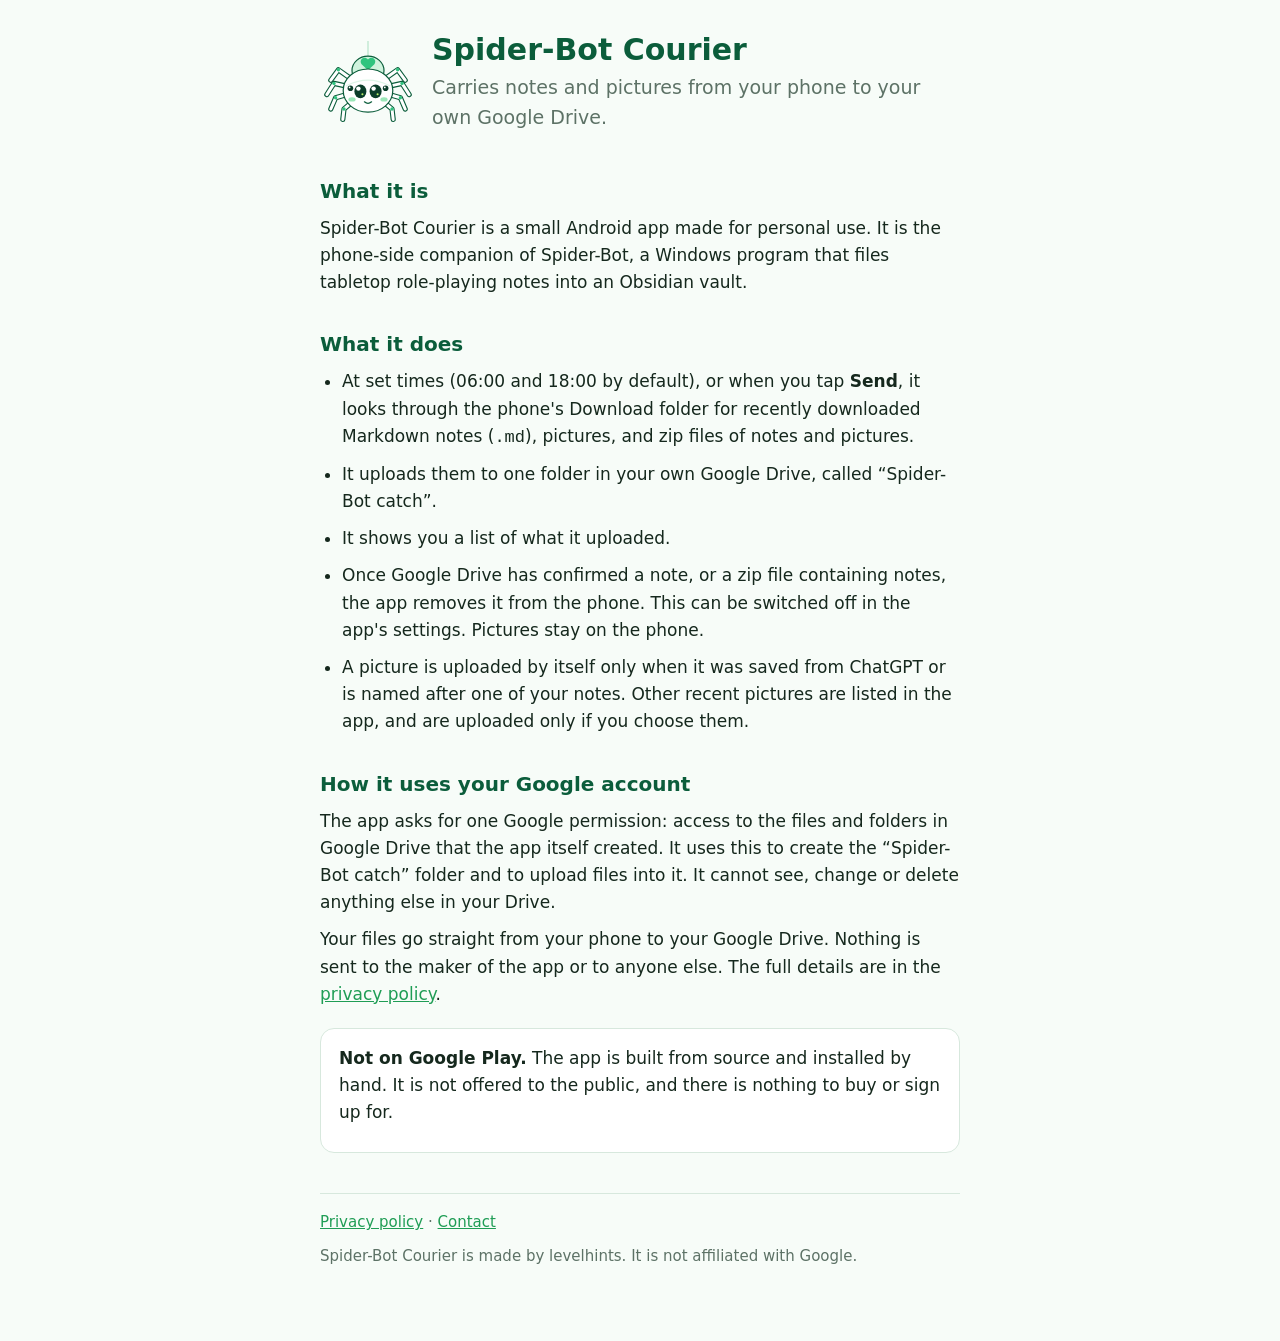
<file: index.html>
<!DOCTYPE html>
<html lang="en">
<head>
<meta charset="utf-8">
<meta name="viewport" content="width=device-width, initial-scale=1">
<title>Spider-Bot Courier</title>
<meta name="description" content="Spider-Bot Courier is a small Android app that uploads notes and pictures from your phone's Download folder to a folder in your own Google Drive.">
<link rel="stylesheet" href="style.css">
</head>
<body>
<main>
  <header>
    <img src="mascot.svg" alt="The Spider-Bot mascot, a small white and green spider">
    <div>
      <h1>Spider-Bot Courier</h1>
      <p class="lead">Carries notes and pictures from your phone to your own Google Drive.</p>
    </div>
  </header>

  <h2>What it is</h2>
  <p>Spider-Bot Courier is a small Android app made for personal use. It is the phone-side companion of Spider-Bot, a Windows program that files tabletop role-playing notes into an Obsidian vault.</p>

  <h2>What it does</h2>
  <ul>
    <li>At set times (06:00 and 18:00 by default), or when you tap <strong>Send</strong>, it looks through the phone's Download folder for recently downloaded Markdown notes (<code>.md</code>), pictures, and zip files of notes and pictures.</li>
    <li>It uploads them to one folder in your own Google Drive, called “Spider-Bot catch”.</li>
    <li>It shows you a list of what it uploaded.</li>
    <li>Once Google Drive has confirmed a note, or a zip file containing notes, the app removes it from the phone. This can be switched off in the app's settings. Pictures stay on the phone.</li>
    <li>A picture is uploaded by itself only when it was saved from ChatGPT or is named after one of your notes. Other recent pictures are listed in the app, and are uploaded only if you choose them.</li>
  </ul>

  <h2>How it uses your Google account</h2>
  <p>The app asks for one Google permission: access to the files and folders in Google Drive that the app itself created. It uses this to create the “Spider-Bot catch” folder and to upload files into it. It cannot see, change or delete anything else in your Drive.</p>
  <p>Your files go straight from your phone to your Google Drive. Nothing is sent to the maker of the app or to anyone else. The full details are in the <a href="privacy.html">privacy policy</a>.</p>

  <div class="card">
    <p><strong>Not on Google Play.</strong> The app is built from source and installed by hand. It is not offered to the public, and there is nothing to buy or sign up for.</p>
  </div>

  <footer>
    <p><a href="privacy.html">Privacy policy</a> · <a href="https://github.com/levelhints/spider-bot-courier-site/issues">Contact</a></p>
    <p>Spider-Bot Courier is made by levelhints. It is not affiliated with Google.</p>
  </footer>
</main>
</body>
</html>
</file>
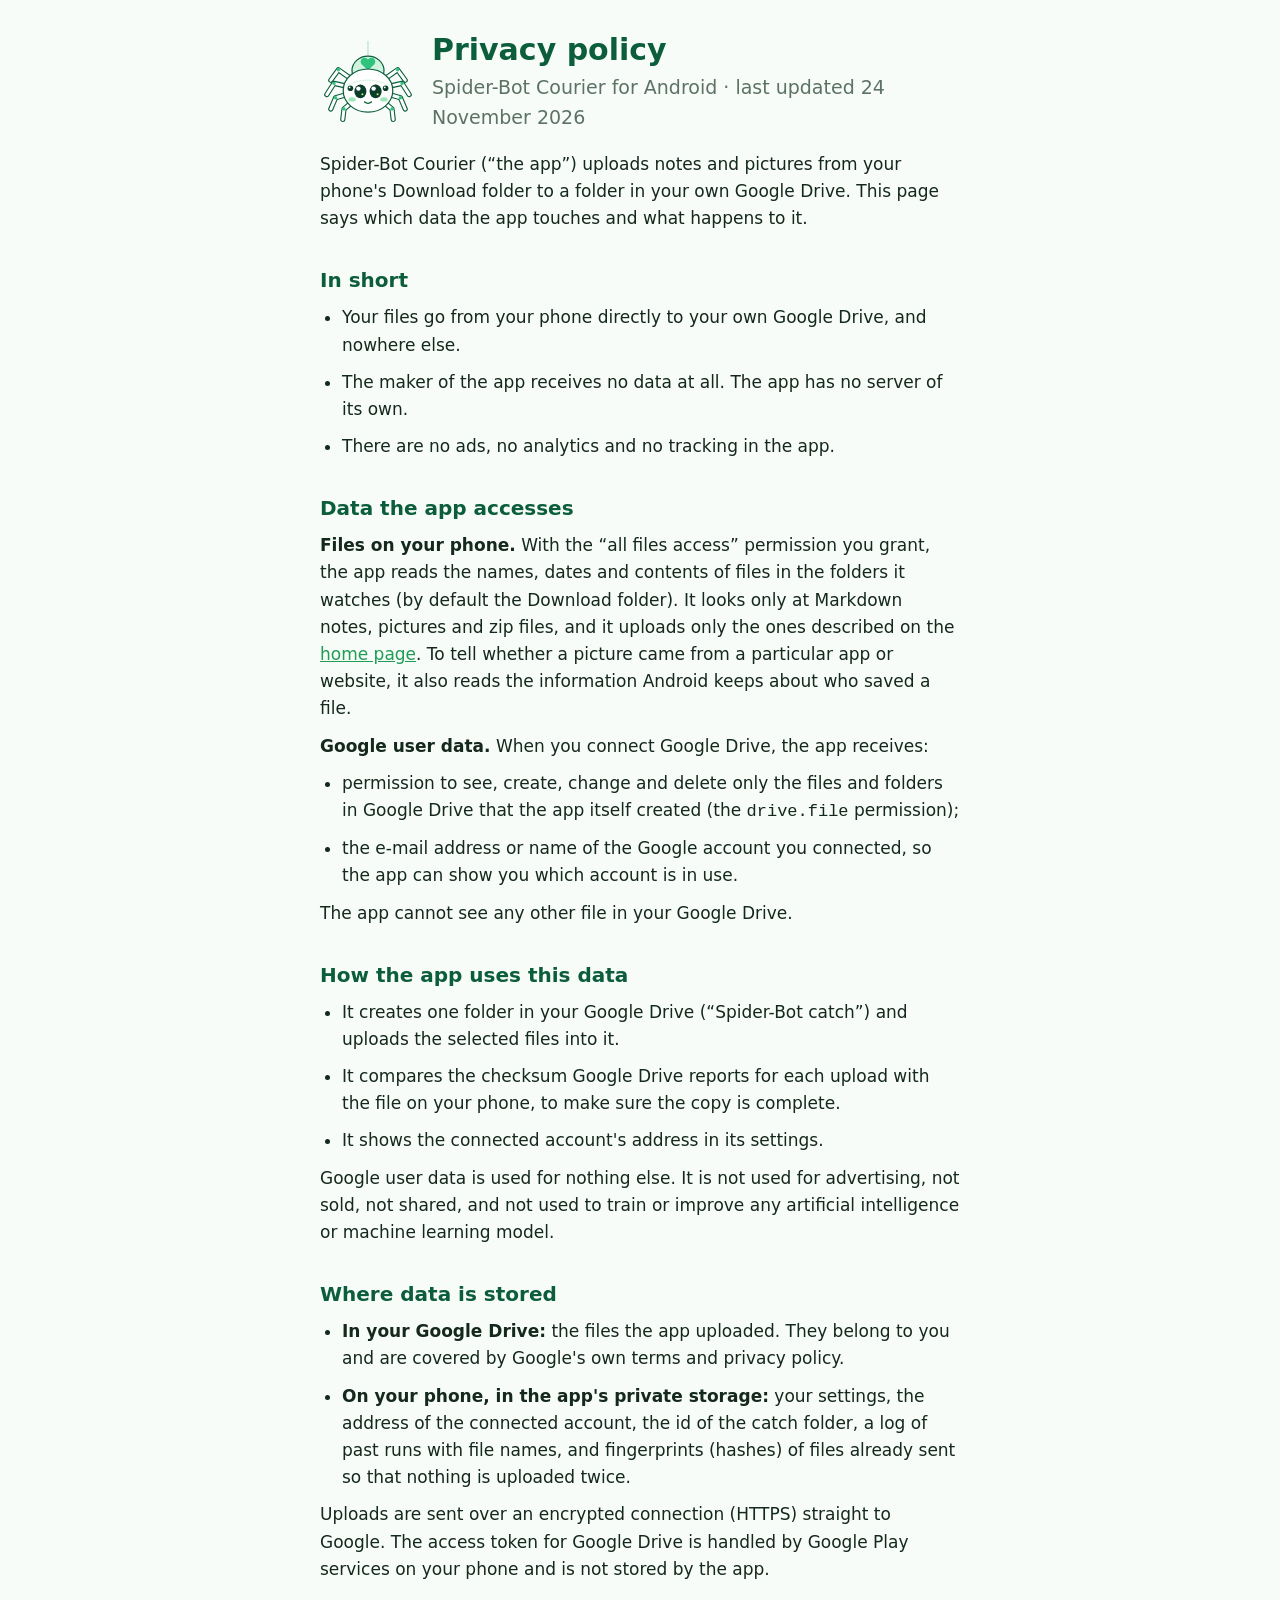
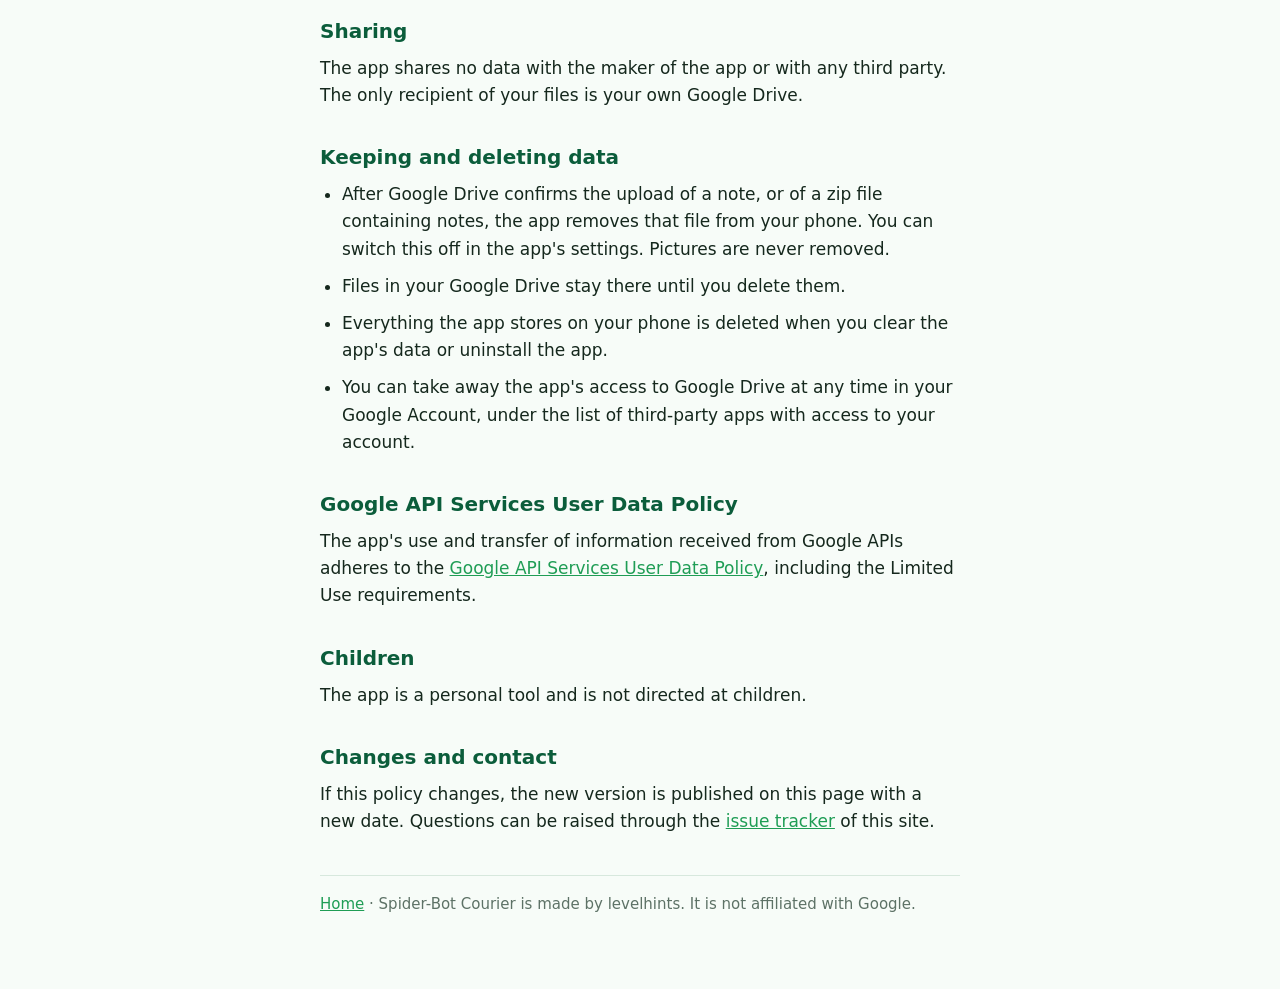
<file: privacy.html>
<!DOCTYPE html>
<html lang="en">
<head>
<meta charset="utf-8">
<meta name="viewport" content="width=device-width, initial-scale=1">
<title>Privacy policy – Spider-Bot Courier</title>
<link rel="stylesheet" href="style.css">
</head>
<body>
<main>
  <header>
    <img src="mascot.svg" alt="">
    <div>
      <h1>Privacy policy</h1>
      <p class="lead">Spider-Bot Courier for Android · last updated 24 November 2026</p>
    </div>
  </header>

  <p>Spider-Bot Courier (“the app”) uploads notes and pictures from your phone's Download folder to a folder in your own Google Drive. This page says which data the app touches and what happens to it.</p>

  <h2>In short</h2>
  <ul>
    <li>Your files go from your phone directly to your own Google Drive, and nowhere else.</li>
    <li>The maker of the app receives no data at all. The app has no server of its own.</li>
    <li>There are no ads, no analytics and no tracking in the app.</li>
  </ul>

  <h2>Data the app accesses</h2>
  <p><strong>Files on your phone.</strong> With the “all files access” permission you grant, the app reads the names, dates and contents of files in the folders it watches (by default the Download folder). It looks only at Markdown notes, pictures and zip files, and it uploads only the ones described on the <a href="index.html">home page</a>. To tell whether a picture came from a particular app or website, it also reads the information Android keeps about who saved a file.</p>
  <p><strong>Google user data.</strong> When you connect Google Drive, the app receives:</p>
  <ul>
    <li>permission to see, create, change and delete only the files and folders in Google Drive that the app itself created (the <code>drive.file</code> permission);</li>
    <li>the e-mail address or name of the Google account you connected, so the app can show you which account is in use.</li>
  </ul>
  <p>The app cannot see any other file in your Google Drive.</p>

  <h2>How the app uses this data</h2>
  <ul>
    <li>It creates one folder in your Google Drive (“Spider-Bot catch”) and uploads the selected files into it.</li>
    <li>It compares the checksum Google Drive reports for each upload with the file on your phone, to make sure the copy is complete.</li>
    <li>It shows the connected account's address in its settings.</li>
  </ul>
  <p>Google user data is used for nothing else. It is not used for advertising, not sold, not shared, and not used to train or improve any artificial intelligence or machine learning model.</p>

  <h2>Where data is stored</h2>
  <ul>
    <li><strong>In your Google Drive:</strong> the files the app uploaded. They belong to you and are covered by Google's own terms and privacy policy.</li>
    <li><strong>On your phone, in the app's private storage:</strong> your settings, the address of the connected account, the id of the catch folder, a log of past runs with file names, and fingerprints (hashes) of files already sent so that nothing is uploaded twice.</li>
  </ul>
  <p>Uploads are sent over an encrypted connection (HTTPS) straight to Google. The access token for Google Drive is handled by Google Play services on your phone and is not stored by the app.</p>

  <h2>Sharing</h2>
  <p>The app shares no data with the maker of the app or with any third party. The only recipient of your files is your own Google Drive.</p>

  <h2>Keeping and deleting data</h2>
  <ul>
    <li>After Google Drive confirms the upload of a note, or of a zip file containing notes, the app removes that file from your phone. You can switch this off in the app's settings. Pictures are never removed.</li>
    <li>Files in your Google Drive stay there until you delete them.</li>
    <li>Everything the app stores on your phone is deleted when you clear the app's data or uninstall the app.</li>
    <li>You can take away the app's access to Google Drive at any time in your Google Account, under the list of third-party apps with access to your account.</li>
  </ul>

  <h2>Google API Services User Data Policy</h2>
  <p>The app's use and transfer of information received from Google APIs adheres to the <a href="https://developers.google.com/terms/api-services-user-data-policy">Google API Services User Data Policy</a>, including the Limited Use requirements.</p>

  <h2>Children</h2>
  <p>The app is a personal tool and is not directed at children.</p>

  <h2>Changes and contact</h2>
  <p>If this policy changes, the new version is published on this page with a new date. Questions can be raised through the <a href="https://github.com/levelhints/spider-bot-courier-site/issues">issue tracker</a> of this site.</p>

  <footer>
    <p><a href="index.html">Home</a> · Spider-Bot Courier is made by levelhints. It is not affiliated with Google.</p>
  </footer>
</main>
</body>
</html>
</file>
<file: style.css>
:root { --green: #1f9d55; --dark: #0b5d3b; --bg: #f7fcf8; --ink: #15281d; --muted: #5d7266; --line: #d7e8dd; }
* { box-sizing: border-box; }
body { margin: 0; background: var(--bg); color: var(--ink); font: 17px/1.6 system-ui, -apple-system, "Segoe UI", Roboto, sans-serif; }
main { max-width: 680px; margin: 0 auto; padding: 32px 20px 64px; }
header { display: flex; align-items: center; gap: 16px; margin-bottom: 8px; }
header img { width: 96px; height: auto; flex: none; }
h1 { font-size: 30px; line-height: 1.2; margin: 0; color: var(--dark); }
h2 { font-size: 20px; margin: 32px 0 8px; color: var(--dark); }
p, li { margin: 0 0 10px; }
ul { padding-left: 22px; margin: 0 0 10px; }
a { color: var(--green); }
.lead { font-size: 19px; color: var(--muted); margin-top: 4px; }
.card { background: #fff; border: 1px solid var(--line); border-radius: 14px; padding: 16px 18px; margin-top: 20px; }
footer { margin-top: 40px; padding-top: 16px; border-top: 1px solid var(--line); color: var(--muted); font-size: 15px; }
</file>
